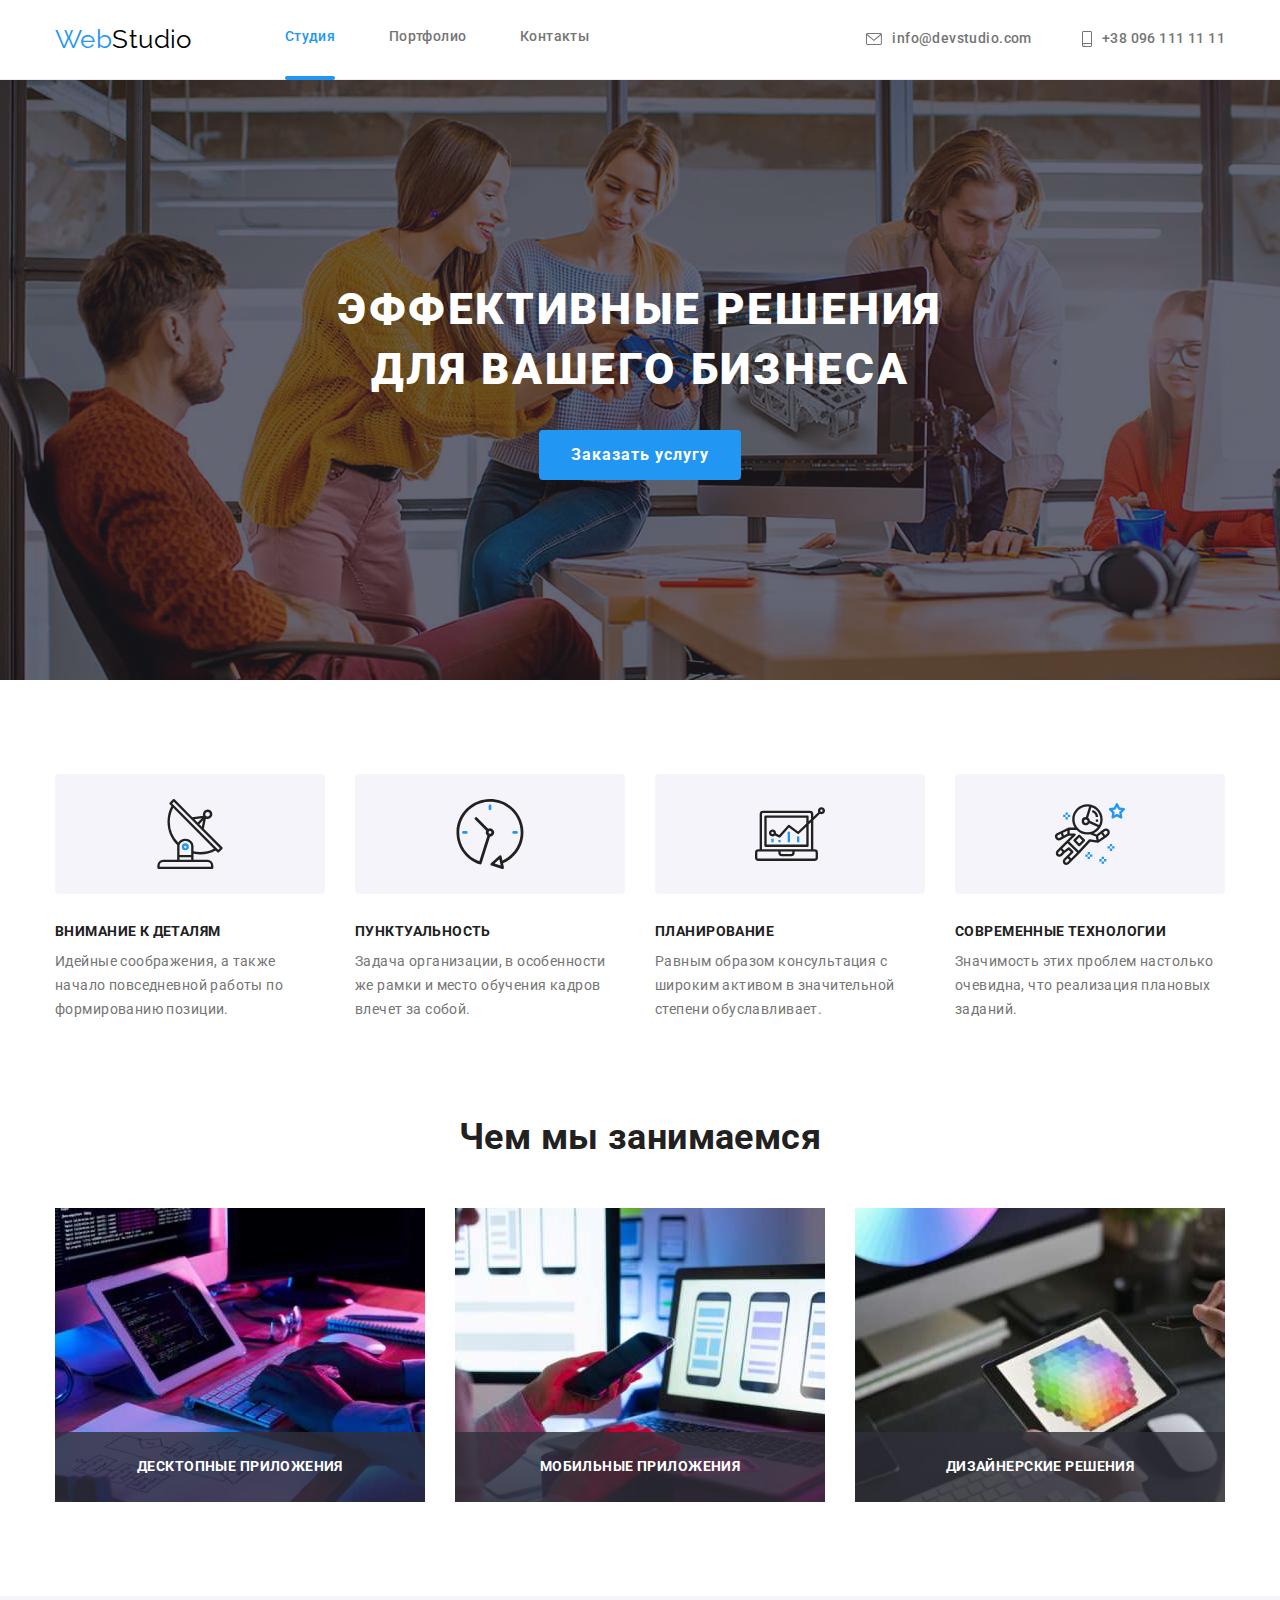
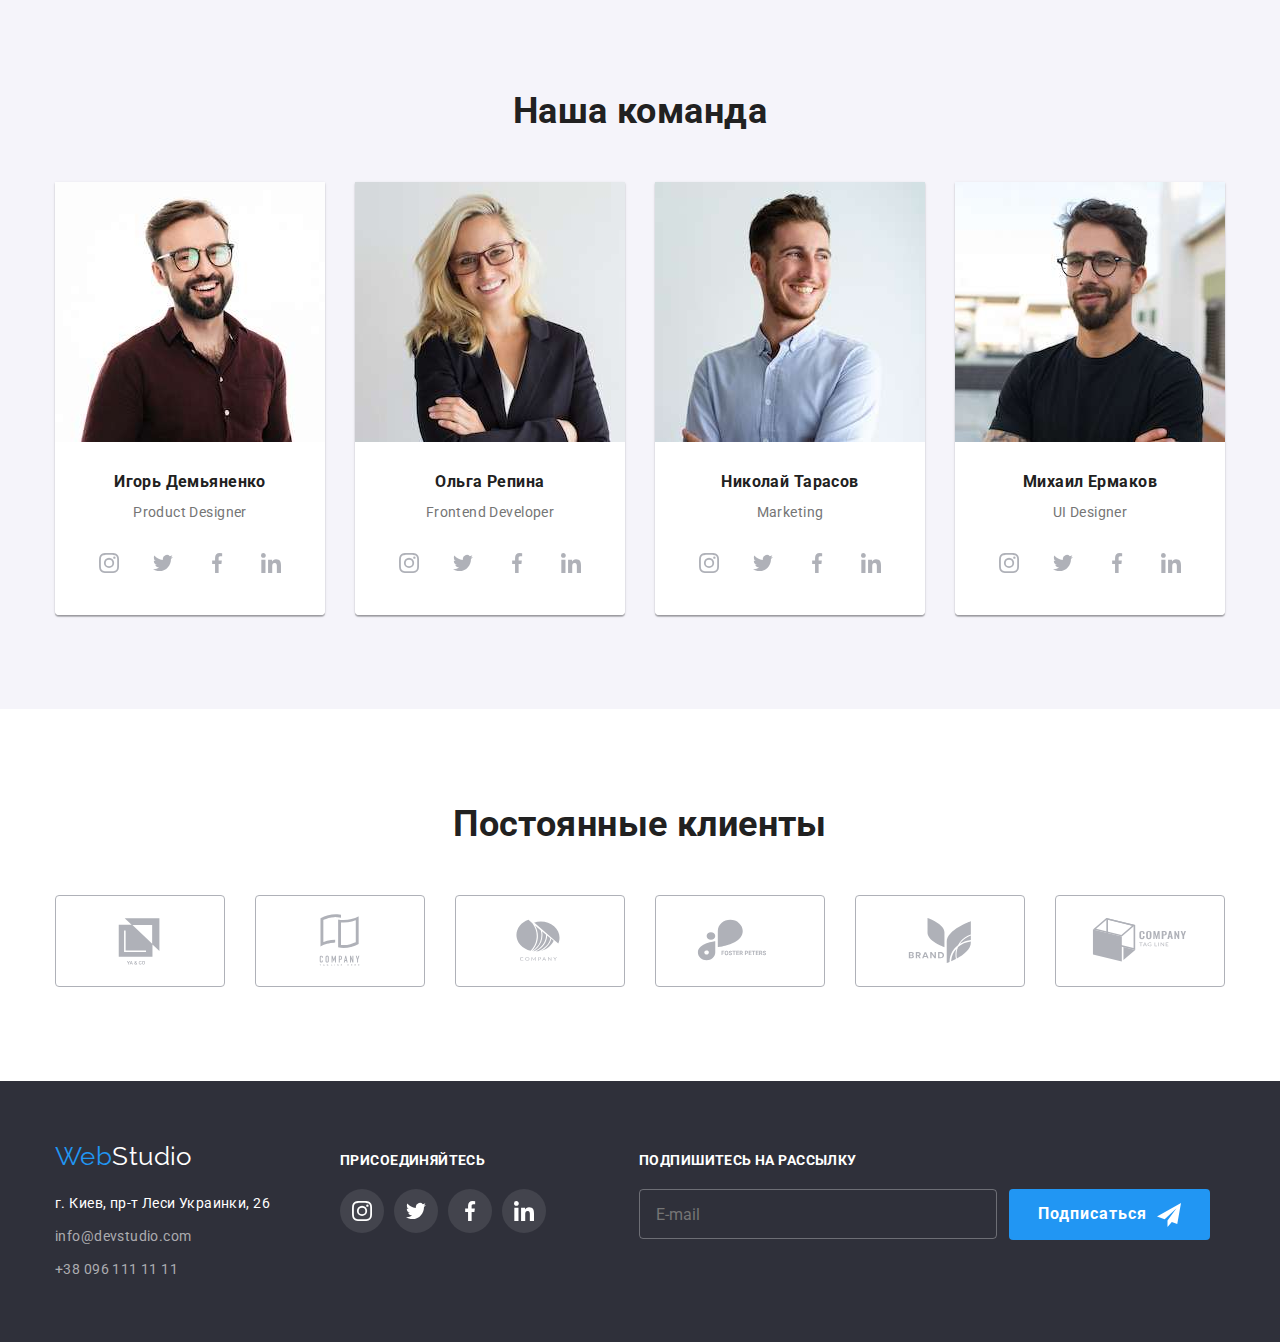
<file: index.html>
<!DOCTYPE html>
<html lang="ru">
  <head>
    <meta charset="UTF-8" />
    <meta http-equiv="X-UA-Compatible" content="IE=edge" />
    <meta name="viewport" content="width=device-width, initial-scale=1.0" />
    <title>WebStudio: студия веб-разработки</title>
    <link
      rel="stylesheet"
      href="https://cdnjs.cloudflare.com/ajax/libs/modern-normalize/1.0.0/modern-normalize.min.css"
    />
    <link rel="preconnect" href="https://fonts.gstatic.com" />
    <link
      href="https://fonts.googleapis.com/css2?family=Roboto:wght@400;500;700;900&family=Raleway:wght@700&display=swap"
      rel="stylesheet"
    />
    <link rel="stylesheet" href="./css/styles.css" />
  </head>
  <body>
    <header class="page-header">
      <div class="container header">
        <nav class="navigation">
          <a href="index.html" class="logo"
            ><span class="logo-highlight">Web</span>Studio</a
          >

          <ul class="list site-nav">
            <li class="menu-item">
              <a href="index.html" class="anchor active">Студия</a>
            </li>
            <li class="menu-item">
              <a href="portfolio.html" class="anchor">Портфолио</a>
            </li>
            <li class="menu-item"><a href="" class="anchor">Контакты</a></li>
          </ul>
        </nav>
        <ul class="list auth-nav">
          <li class="menu-item">
            <a href="mailto:info@devstudio.com" class="anchor">
              <svg class="button-icon" width="16" height="12">
                <use href="./images/icons.svg#icon-envelope" />
              </svg>
              info@devstudio.com</a
            >
          </li>
          <li class="menu-item">
            <a href="tel:+380961111111" class="anchor">
              <svg class="button-icon" width="10" height="16">
                <use href="./images/icons.svg#icon-smartphone" />
              </svg>
              +38 096 111 11 11</a
            >
          </li>
        </ul>
      </div>
    </header>

    <main>
      <!-- Hero section -->
      <section class="section hero">
        <div class="full-width">
          <h1 class="main-header">Эффективные решения для вашего бизнеса</h1>
          <button type="button" class="button modal-btn" data-modal-open>
            Заказать услугу
          </button>
        </div>
      </section>

      <!-- Our benefits section -->
      <section class="section our-benefits">
        <div class="container">
          <h2 class="secondary-header visually-hidden">Наши преимущества</h2>
          <ul class="list">
            <li class="list-item">
              <div class="benefit-icon-container">
                <svg class="benefit-icon" width="70" height="70">
                  <use href="./images/icons.svg#icon-antenna"></use>
                </svg>
              </div>
              <h3 class="caption">Внимание к деталям</h3>
              <p>
                Идейные соображения, а также начало повседневной работы по
                формированию позиции.
              </p>
            </li>
            <li class="list-item">
              <div class="benefit-icon-container">
                <svg class="benefit-icon" width="70" height="70">
                  <use href="./images/icons.svg#icon-clock"></use>
                </svg>
              </div>
              <h3 class="caption">Пунктуальность</h3>
              <p>
                Задача организации, в особенности же рамки и место обучения
                кадров влечет за собой.
              </p>
            </li>
            <li class="list-item">
              <div class="benefit-icon-container">
                <svg class="benefit-icon" width="70" height="70">
                  <use href="./images/icons.svg#icon-diagram"></use>
                </svg>
              </div>
              <h3 class="caption">Планирование</h3>
              <p>
                Равным образом консультация с широким активом в значительной
                степени обуславливает.
              </p>
            </li>
            <li class="list-item">
              <div class="benefit-icon-container">
                <svg class="benefit-icon" width="70" height="70">
                  <use href="./images/icons.svg#icon-astronaut"></use>
                </svg>
              </div>
              <h3 class="caption">Современные технологии</h3>
              <p>
                Значимость этих проблем настолько очевидна, что реализация
                плановых заданий.
              </p>
            </li>
          </ul>
        </div>
      </section>

      <!-- What we do section -->
      <section class="section our-expertise">
        <div class="container">
          <h2 class="secondary-header">Чем мы занимаемся</h2>
          <ul class="list">
            <li class="list-item">
              <div class="our-expertise-img-wrapper">
                <img
                  src="./images/close-up-image-programer-working-his-desk-office_1098-18707.jpg"
                  alt="Программирование"
                  width="370"
                />
                <p class="our-expertise-overlay">Десктопные приложения</p>
              </div>
            </li>
            <li class="list-item">
              <div class="our-expertise-img-wrapper">
                <img
                  src="./images/web-ui-designers-are-developing-application-smartphones-team-creators-is-working-interface-mobile-phones_8119-2713.jpg"
                  alt="UI дизайн"
                  width="370"
                />
                <p class="our-expertise-overlay">Мобильные приложения</p>
              </div>
            </li>
            <li class="list-item">
              <div class="our-expertise-img-wrapper">
                <img
                  src="./images/creative-artist-web-design-with-working-colour-selection-graphic-tablet_35674-1119.jpg"
                  alt="Веб-дизайн"
                  width="370"
                />
                <p class="our-expertise-overlay">Дизайнерские решения</p>
              </div>
            </li>
          </ul>
        </div>
      </section>

      <!-- Our team section -->
      <section class="section our-team">
        <div class="container">
          <h2 class="secondary-header">Наша команда</h2>
          <ul class="list">
            <li class="card">
              <img
                src="./images/igor-demianenko-photo.jpg"
                alt="Дизайнер продукта"
                width="270"
              />
              <div class="person-caption">
                <h3 class="caption caption-name">Игорь Демьяненко</h3>
                <p class="position">Product Designer</p>
                <ul class="social-media-icons list">
                  <li class="icon-list-item">
                    <a href="#" class="icon">
                      <svg class="social-media-logo" width="20" height="20">
                        <use href="./images/icons.svg#icon-instagram" />
                      </svg>
                    </a>
                  </li>
                  <li class="icon-list-item">
                    <a href="#" class="icon">
                      <svg class="social-media-logo" width="20" height="20">
                        <use href="./images/icons.svg#icon-twitter" />
                      </svg>
                    </a>
                  </li>
                  <li class="icon-list-item">
                    <a href="#" class="icon">
                      <svg class="social-media-logo" width="20" height="20">
                        <use href="./images/icons.svg#icon-facebook" />
                      </svg>
                    </a>
                  </li>
                  <li class="icon-list-item">
                    <a href="#" class="icon">
                      <svg class="social-media-logo" width="20" height="20">
                        <use href="./images/icons.svg#icon-linkedin" />
                      </svg>
                    </a>
                  </li>
                </ul>
              </div>
            </li>
            <li class="card">
              <img
                src="./images/olga-repina-photo.jpg"
                alt="Разработчик"
                width="270"
              />
              <div class="person-caption">
                <h3 class="caption caption-name">Ольга Репина</h3>
                <p class="position">Frontend Developer</p>
                <ul class="social-media-icons list">
                  <li class="icon-list-item">
                    <a href="#" class="icon">
                      <svg class="social-media-logo" width="20" height="20">
                        <use href="./images/icons.svg#icon-instagram" />
                      </svg>
                    </a>
                  </li>
                  <li class="icon-list-item">
                    <a href="#" class="icon">
                      <svg class="social-media-logo" width="20" height="20">
                        <use href="./images/icons.svg#icon-twitter" />
                      </svg>
                    </a>
                  </li>
                  <li class="icon-list-item">
                    <a href="#" class="icon">
                      <svg class="social-media-logo" width="20" height="20">
                        <use href="./images/icons.svg#icon-facebook" />
                      </svg>
                    </a>
                  </li>
                  <li class="icon-list-item">
                    <a href="#" class="icon">
                      <svg class="social-media-logo" width="20" height="20">
                        <use href="./images/icons.svg#icon-linkedin" />
                      </svg>
                    </a>
                  </li>
                </ul>
              </div>
            </li>
            <li class="card">
              <img
                src="./images/nikolai-tarasov-photo.jpg"
                alt="Специалист по маркетингу"
                width="270"
              />
              <div class="person-caption">
                <h3 class="caption caption-name">Николай Тарасов</h3>
                <p class="position">Marketing</p>
                <ul class="social-media-icons list">
                  <li class="icon-list-item">
                    <a href="#" class="icon">
                      <svg class="social-media-logo" width="20" height="20">
                        <use href="./images/icons.svg#icon-instagram" />
                      </svg>
                    </a>
                  </li>
                  <li class="icon-list-item">
                    <a href="#" class="icon">
                      <svg class="social-media-logo" width="20" height="20">
                        <use href="./images/icons.svg#icon-twitter" />
                      </svg>
                    </a>
                  </li>
                  <li class="icon-list-item">
                    <a href="#" class="icon">
                      <svg class="social-media-logo" width="20" height="20">
                        <use href="./images/icons.svg#icon-facebook" />
                      </svg>
                    </a>
                  </li>
                  <li class="icon-list-item">
                    <a href="#" class="icon">
                      <svg class="social-media-logo" width="20" height="20">
                        <use href="./images/icons.svg#icon-linkedin" />
                      </svg>
                    </a>
                  </li>
                </ul>
              </div>
            </li>
            <li class="card">
              <img
                src="./images/mikhail-ermakov-photo.jpg"
                alt="UI дизайнер"
                width="270"
              />
              <div class="person-caption">
                <h3 class="caption caption-name">Михаил Ермаков</h3>
                <p class="position">UI Designer</p>
                <ul class="social-media-icons list">
                  <li class="icon-list-item">
                    <a href="#" class="icon">
                      <svg class="social-media-logo" width="20" height="20">
                        <use href="./images/icons.svg#icon-instagram" />
                      </svg>
                    </a>
                  </li>
                  <li class="icon-list-item">
                    <a href="#" class="icon">
                      <svg class="social-media-logo" width="20" height="20">
                        <use href="./images/icons.svg#icon-twitter" />
                      </svg>
                    </a>
                  </li>
                  <li class="icon-list-item">
                    <a href="#" class="icon">
                      <svg class="social-media-logo" width="20" height="20">
                        <use href="./images/icons.svg#icon-facebook" />
                      </svg>
                    </a>
                  </li>
                  <li class="icon-list-item">
                    <a href="#" class="icon">
                      <svg class="social-media-logo" width="20" height="20">
                        <use href="./images/icons.svg#icon-linkedin" />
                      </svg>
                    </a>
                  </li>
                </ul>
              </div>
            </li>
          </ul>
        </div>
      </section>

      <!-- Our loyal clients section -->
      <section class="section our-clients">
        <div class="container">
          <h2 class="secondary-header">Постоянные клиенты</h2>
          <ul class="our-clients-list list">
            <li class="client-block">
              <a href="#" class="client-block-anchor anchor">
                <svg class="our-clients-logo" width="106" height="60">
                  <use href="./images/icons.svg#icon-client-logo-1" />
                </svg>
              </a>
            </li>
            <li class="client-block">
              <a href="#" class="client-block-anchor anchor">
                <svg class="our-clients-logo" width="106" height="60">
                  <use href="./images/icons.svg#icon-client-logo-2" />
                </svg>
              </a>
            </li>
            <li class="client-block">
              <a href="#" class="client-block-anchor anchor">
                <svg class="our-clients-logo" width="106" height="60">
                  <use href="./images/icons.svg#icon-client-logo-3" />
                </svg>
              </a>
            </li>
            <li class="client-block">
              <a href="#" class="client-block-anchor anchor">
                <svg class="our-clients-logo" width="106" height="60">
                  <use href="./images/icons.svg#icon-client-logo-4" />
                </svg>
              </a>
            </li>
            <li class="client-block">
              <a href="#" class="client-block-anchor anchor">
                <svg class="our-clients-logo" width="106" height="60">
                  <use href="./images/icons.svg#icon-client-logo-5" />
                </svg>
              </a>
            </li>
            <li class="client-block">
              <a href="#" class="client-block-anchor anchor">
                <svg class="our-clients-logo" width="106" height="60">
                  <use href="./images/icons.svg#icon-client-logo-6" />
                </svg>
              </a>
            </li>
          </ul>
        </div>
      </section>
    </main>

    <footer class="footer">
      <div class="container">
        <div class="logo-and-contacts">
          <p class="logo logo-footer">
            <span class="logo-highlight">Web</span>Studio
          </p>
          <address class="contacts">
            <ul class="list">
              <li class="list-item">г. Киев, пр-т Леси Украинки, 26</li>
              <li class="list-item">
                <a href="mailto:info@devstudio.com" class="footer-anchor"
                  >info@devstudio.com</a
                >
              </li>
              <li class="list-item">
                <a href="tel:+380961111111" class="footer-anchor"
                  >+38 096 111 11 11</a
                >
              </li>
            </ul>
          </address>
        </div>
        <div class="social-media">
          <h3 class="caption">Присоединяйтесь</h3>
          <ul class="social-media-icons list">
            <li class="icon-list-item">
              <a href="#" class="icon">
                <svg class="social-media-logo" width="20" height="20">
                  <use href="./images/icons.svg#icon-instagram" />
                </svg>
              </a>
            </li>
            <li class="icon-list-item">
              <a href="#" class="icon">
                <svg class="social-media-logo" width="20" height="20">
                  <use href="./images/icons.svg#icon-twitter" />
                </svg>
              </a>
            </li>
            <li class="icon-list-item">
              <a href="#" class="icon">
                <svg class="social-media-logo" width="20" height="20">
                  <use href="./images/icons.svg#icon-facebook" />
                </svg>
              </a>
            </li>
            <li class="icon-list-item">
              <a href="#" class="icon">
                <svg class="social-media-logo" width="20" height="20">
                  <use href="./images/icons.svg#icon-linkedin" />
                </svg>
              </a>
            </li>
          </ul>
        </div>
        <div class="subscription-form-block">
          <h3 class="caption">Подпишитесь на рассылку</h3>
          <form action="#" class="subscription-form">
            <input
              type="email"
              class="email-input-field"
              placeholder="E-mail"
            />
            <button type="submit" class="button subscribe-btn">
              Подписаться
              <svg class="icon-send" width="24" height="24">
                <use href="./images/icons.svg#icon-send" />
              </svg>
            </button>
          </form>
        </div>
      </div>
    </footer>
    <aside class="backdrop is-hidden" data-modal>
      <div class="modal-window">
        <button class="close-btn" data-modal-close>
          <svg class="icon" width="30" height="30">
            <use href="./images/icons.svg#icon-close" />
          </svg>
        </button>
        <h2 class="secondary-header modal-window-header">
          Оставьте свои данные, мы вам перезвоним
        </h2>
        <form action="#" class="contact-form">
          <div class="field-group">
            <label for="name" class="field-label">Имя</label>
            <input
              type="text"
              class="modal-window-field"
              name="name"
              id="name"
            />
            <svg class="field-icon" width="18" height="18">
              <use href="./images/icons.svg#icon-person-black" />
            </svg>
          </div>
          <div class="field-group">
            <label for="telephone" class="field-label">Телефон</label>
            <input
              type="tel"
              class="modal-window-field"
              name="telephone"
              id="telephone"
            />
            <svg class="field-icon" width="18" height="18">
              <use href="./images/icons.svg#icon-phone-black" />
            </svg>
          </div>
          <div class="field-group">
            <label for="email" class="field-label">Почта</label>
            <input
              type="email"
              class="modal-window-field"
              name="email"
              id="email"
            />
            <svg class="field-icon" width="18" height="18">
              <use href="./images/icons.svg#icon-email-black" />
            </svg>
          </div>
          <div class="field-group">
            <label for="comment" class="field-label">Комментарий</label>
            <textarea
              class="modal-window-field textarea"
              name="comment"
              rows="5"
              placeholder="Введите текст"
              id="comment"
            ></textarea>
          </div>
          <div class="consent-block">
            <input
              type="checkbox"
              class="consent-checkbox"
              name="consent"
              id="consent"
            />
            <label for="consent" class="consent-label"
              ><svg class="checkbox-icon default" width="16" height="15">
                <use href="./images/icons.svg#icon-checkbox-default" />
              </svg>
              <svg class="checkbox-icon checked" width="16" height="15">
                <use href="./images/icons.svg#icon-checkbox-checked" />
              </svg>
              <span class="consent-text">
                Соглашаюсь с рассылкой и принимаю
                <a href="#" class="terms-and-conditions-anchor"
                  >Условия договора</a
                >
              </span>
            </label>
          </div>
          <button type="submit" class="button modal-btn">Отправить</button>
        </form>
      </div>
    </aside>
    <script src="./js/modal.js"></script>
  </body>
</html>
</file>
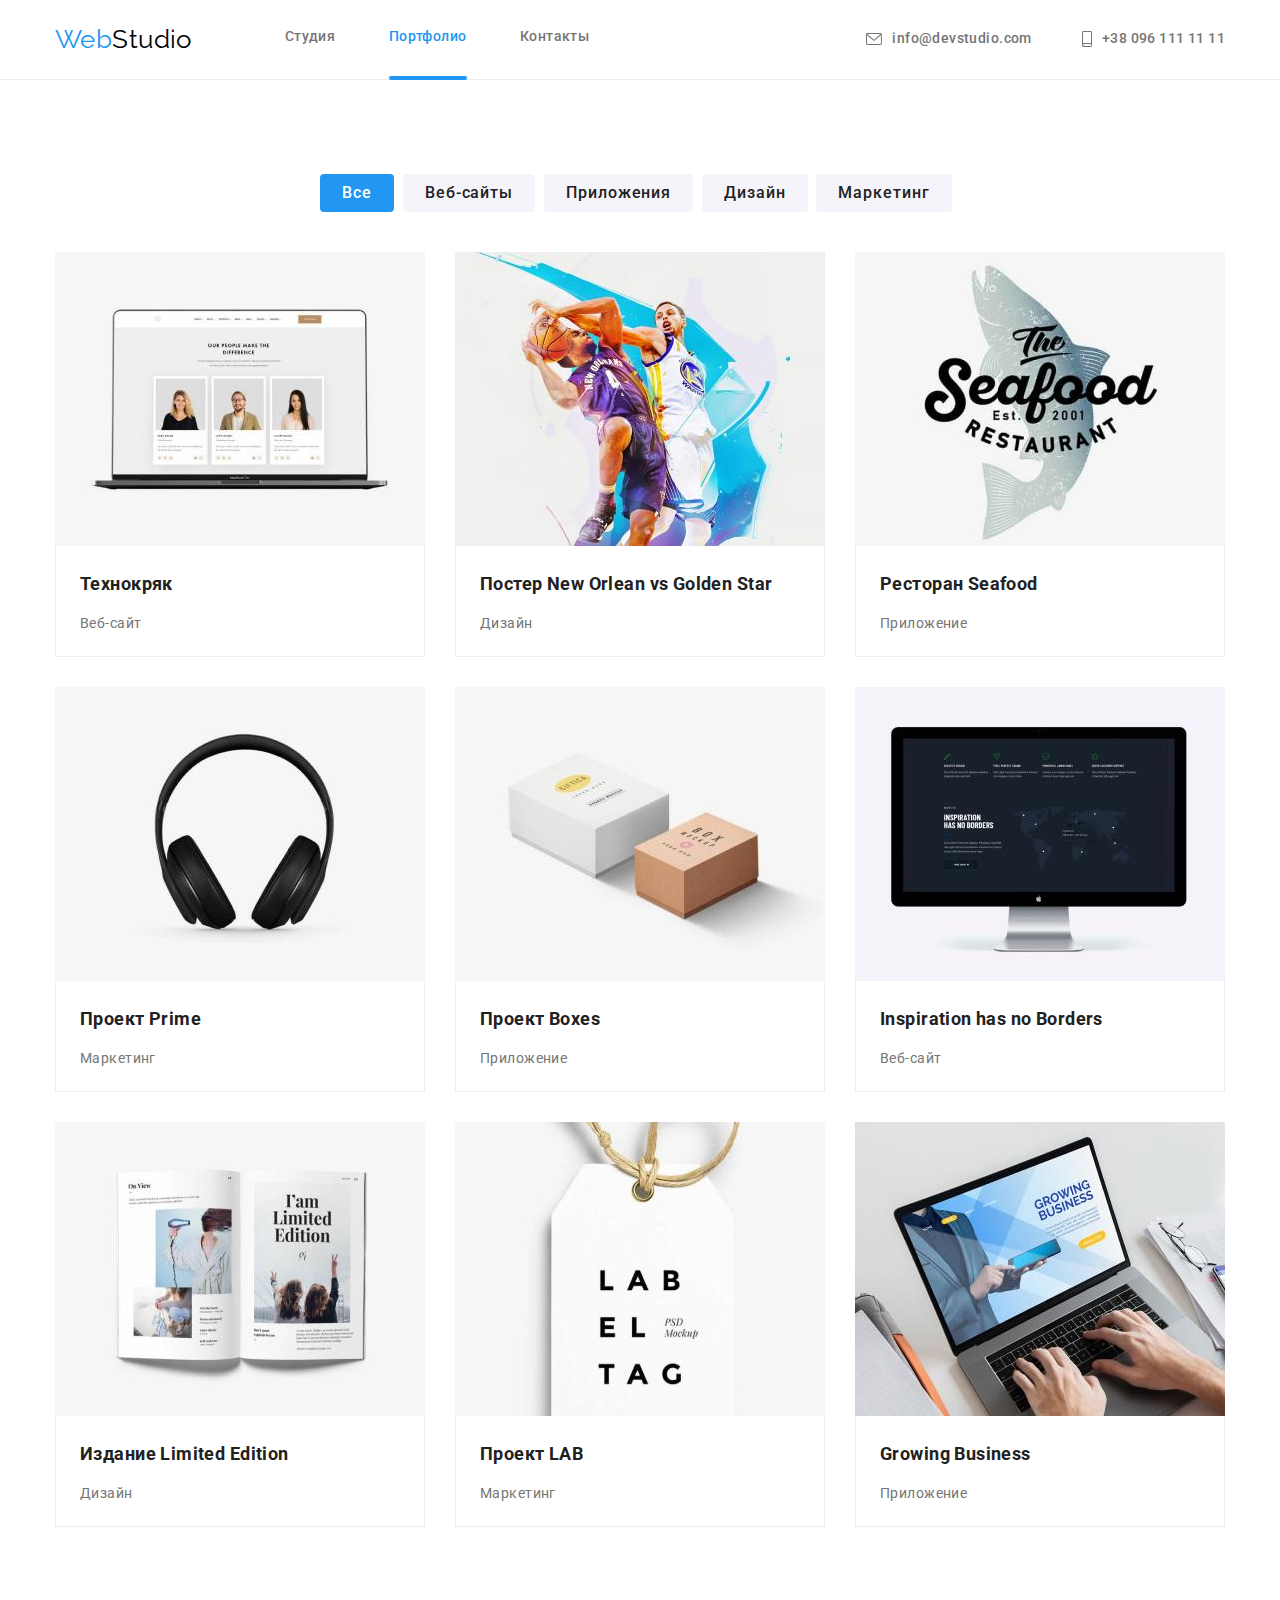
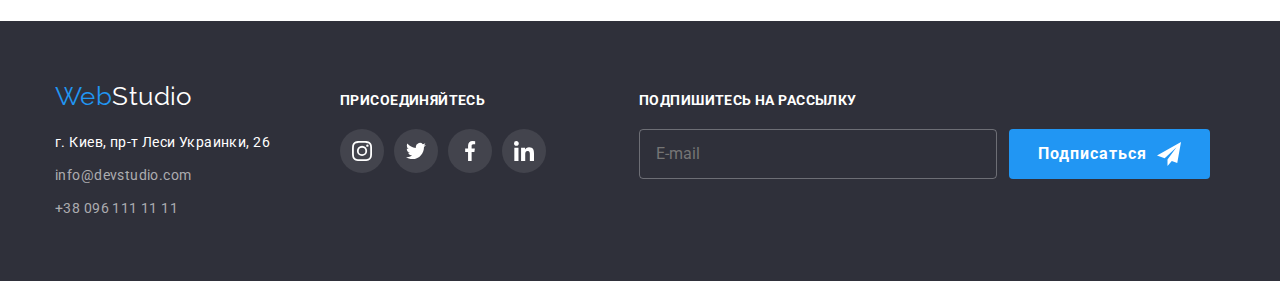
<file: portfolio.html>
<!DOCTYPE html>
<html lang="ru">
  <head>
    <meta charset="UTF-8" />
    <meta http-equiv="X-UA-Compatible" content="IE=edge" />
    <meta name="viewport" content="width=device-width, initial-scale=1.0" />
    <title>WebStudio: студия веб-разработки</title>
    <link
      rel="stylesheet"
      href="https://cdnjs.cloudflare.com/ajax/libs/modern-normalize/1.0.0/modern-normalize.min.css"
    />
    <link rel="preconnect" href="https://fonts.gstatic.com" />
    <link
      href="https://fonts.googleapis.com/css2?family=Roboto:wght@400;500;700;900&family=Raleway:wght@700&display=swap"
      rel="stylesheet"
    />
    <link rel="stylesheet" href="./css/styles.css" />
  </head>
  <body>
    <header class="page-header">
      <div class="container header">
        <nav class="navigation">
          <a href="index.html" class="logo"
            ><span class="logo-highlight">Web</span>Studio</a
          >

          <ul class="list site-nav">
            <li class="menu-item">
              <a href="index.html" class="anchor">Студия</a>
            </li>
            <li class="menu-item">
              <a href="portfolio.html" class="anchor active">Портфолио</a>
            </li>
            <li class="menu-item"><a href="" class="anchor">Контакты</a></li>
          </ul>
        </nav>
        <ul class="list auth-nav">
          <li class="menu-item">
            <a href="mailto:info@devstudio.com" class="anchor">
              <svg class="button-icon" width="16" height="12">
                <use href="./images/icons.svg#icon-envelope" />
              </svg>
              info@devstudio.com</a
            >
          </li>
          <li class="menu-item">
            <a href="tel:+380961111111" class="anchor">
              <svg class="button-icon" width="10" height="16">
                <use href="./images/icons.svg#icon-smartphone" />
              </svg>
              +38 096 111 11 11</a
            >
          </li>
        </ul>
      </div>
    </header>

    <main>
      <!--Portfolio section-->
      <section class="section">
        <div class="container">
          <h1 class="visually-hidden">Our Projects Portfolio</h1>
          <ul class="filters list">
            <li class="list-item">
              <button type="button" class="button filter-button active">
                Все
              </button>
            </li>
            <li class="list-item">
              <button type="button" class="button filter-button">
                Веб-сайты
              </button>
            </li>
            <li class="list-item">
              <button type="button" class="button filter-button">
                Приложения
              </button>
            </li>
            <li class="list-item">
              <button type="button" class="button filter-button">Дизайн</button>
            </li>
            <li class="list-item">
              <button type="button" class="button filter-button">
                Маркетинг
              </button>
            </li>
          </ul>
          <ul class="project-thumbnails list">
            <li class="project-item">
              <a href="" class="project-thumbnails-link link">
                <div class="project-item-img-wrapper">
                  <img
                    src="./images/technokryak.jpg"
                    alt="Сайт Технокряк"
                    width="370"
                  />
                  <p class="overlay">
                    Технокряк это современная площадка распространения
                    коронавируса. Компании используют эту платформу для
                    цифрового шпионажа и атак на защищённые сервера конкурентов.
                  </p>
                </div>
                <div class="project-caption">
                  <h2 class="caption project-name">Технокряк</h2>
                  <p>Веб-сайт</p>
                </div>
              </a>
            </li>
            <li class="project-item">
              <a href="" class="project-thumbnails-link link">
                <div class="project-item-img-wrapper">
                  <img
                    src="./images/poster.jpg"
                    alt="Постер баскетбольного матча"
                    width="370"
                  />
                  <p class="overlay">
                    Lorem ipsum dolor sit amet, consectetur adipiscing elit, sed
                    do eiusmod tempor incididunt ut labore et dolore magna
                    aliqua.
                  </p>
                </div>
                <div class="project-caption">
                  <h2 class="caption project-name">
                    Постер New Orlean vs Golden Star
                  </h2>
                  <p>Дизайн</p>
                </div>
              </a>
            </li>
            <li class="project-item">
              <a href="" class="project-thumbnails-link link">
                <div class="project-item-img-wrapper">
                  <img
                    src="./images/seafood.jpg"
                    alt="Ресторан Seafood"
                    width="370"
                  />
                  <p class="overlay">
                    Lorem ipsum dolor sit amet, consectetur adipiscing elit, sed
                    do eiusmod tempor incididunt ut labore et dolore magna
                    aliqua.
                  </p>
                </div>
                <div class="project-caption">
                  <h2 class="caption project-name">Ресторан Seafood</h2>
                  <p>Приложение</p>
                </div>
              </a>
            </li>
            <li class="project-item">
              <a href="" class="project-thumbnails-link link">
                <div class="project-item-img-wrapper">
                  <img
                    src="./images/prime.jpg"
                    alt="Проект Prime"
                    width="370"
                  />
                  <p class="overlay">
                    Lorem ipsum dolor sit amet, consectetur adipiscing elit, sed
                    do eiusmod tempor incididunt ut labore et dolore magna
                    aliqua.
                  </p>
                </div>
                <div class="project-caption">
                  <h2 class="caption project-name">Проект Prime</h2>
                  <p>Маркетинг</p>
                </div>
              </a>
            </li>
            <li class="project-item">
              <a href="" class="project-thumbnails-link link">
                <div class="project-item-img-wrapper">
                  <img
                    src="./images/boxes.jpg"
                    alt="Проект Boxes"
                    width="370"
                  />
                  <p class="overlay">
                    Lorem ipsum dolor sit amet, consectetur adipiscing elit, sed
                    do eiusmod tempor incididunt ut labore et dolore magna
                    aliqua.
                  </p>
                </div>
                <div class="project-caption">
                  <h2 class="caption project-name">Проект Boxes</h2>
                  <p>Приложение</p>
                </div>
              </a>
            </li>
            <li class="project-item">
              <a href="" class="project-thumbnails-link link">
                <div class="project-item-img-wrapper">
                  <img
                    src="./images/inspiration.jpg"
                    alt="Веб-сайт Inspiration"
                    width="370"
                  />
                  <p class="overlay">
                    Lorem ipsum dolor sit amet, consectetur adipiscing elit, sed
                    do eiusmod tempor incididunt ut labore et dolore magna
                    aliqua.
                  </p>
                </div>
                <div class="project-caption">
                  <h2 class="caption project-name">
                    Inspiration has no Borders
                  </h2>
                  <p>Веб-сайт</p>
                </div>
              </a>
            </li>
            <li class="project-item">
              <a href="" class="project-thumbnails-link link">
                <div class="project-item-img-wrapper">
                  <img
                    src="./images/ltd-edition.jpg"
                    alt="Издание Limited Edition"
                    width="370"
                  />
                  <p class="overlay">
                    Lorem ipsum dolor sit amet, consectetur adipiscing elit, sed
                    do eiusmod tempor incididunt ut labore et dolore magna
                    aliqua.
                  </p>
                </div>
                <div class="project-caption">
                  <h2 class="caption project-name">Издание Limited Edition</h2>
                  <p>Дизайн</p>
                </div>
              </a>
            </li>
            <li class="project-item">
              <a href="" class="project-thumbnails-link link">
                <div class="project-item-img-wrapper">
                  <img src="./images/lab.jpg" alt="Проект LAB" width="370" />
                  <p class="overlay">
                    Lorem ipsum dolor sit amet, consectetur adipiscing elit, sed
                    do eiusmod tempor incididunt ut labore et dolore magna
                    aliqua.
                  </p>
                </div>
                <div class="project-caption">
                  <h2 class="caption project-name">Проект LAB</h2>
                  <p>Маркетинг</p>
                </div>
              </a>
            </li>
            <li class="project-item">
              <a href="" class="project-thumbnails-link link">
                <div class="project-item-img-wrapper">
                  <img
                    src="./images/growing-business.jpg"
                    alt="Приложение Growing Business"
                    width="370"
                  />
                  <p class="overlay">
                    Lorem ipsum dolor sit amet, consectetur adipiscing elit, sed
                    do eiusmod tempor incididunt ut labore et dolore magna
                    aliqua.
                  </p>
                </div>
                <div class="project-caption">
                  <h2 class="caption project-name">Growing Business</h2>
                  <p>Приложение</p>
                </div>
              </a>
            </li>
          </ul>
        </div>
      </section>
    </main>

    <footer class="footer">
      <div class="container">
        <div class="logo-and-contacts">
          <p class="logo logo-footer">
            <span class="logo-highlight">Web</span>Studio
          </p>
          <address class="contacts">
            <ul class="list">
              <li class="list-item">г. Киев, пр-т Леси Украинки, 26</li>
              <li class="list-item">
                <a href="mailto:info@devstudio.com" class="footer-anchor"
                  >info@devstudio.com</a
                >
              </li>
              <li class="list-item">
                <a href="tel:+380961111111" class="footer-anchor"
                  >+38 096 111 11 11</a
                >
              </li>
            </ul>
          </address>
        </div>
        <div class="social-media">
          <h3 class="caption">Присоединяйтесь</h3>
          <ul class="social-media-icons list">
            <li class="icon-list-item">
              <a href="#" class="icon">
                <svg class="social-media-logo" width="20" height="20">
                  <use href="./images/icons.svg#icon-instagram" />
                </svg>
              </a>
            </li>
            <li class="icon-list-item">
              <a href="#" class="icon">
                <svg class="social-media-logo" width="20" height="20">
                  <use href="./images/icons.svg#icon-twitter" />
                </svg>
              </a>
            </li>
            <li class="icon-list-item">
              <a href="#" class="icon">
                <svg class="social-media-logo" width="20" height="20">
                  <use href="./images/icons.svg#icon-facebook" />
                </svg>
              </a>
            </li>
            <li class="icon-list-item">
              <a href="#" class="icon">
                <svg class="social-media-logo" width="20" height="20">
                  <use href="./images/icons.svg#icon-linkedin" />
                </svg>
              </a>
            </li>
          </ul>
        </div>
        <div class="subscription-form-block">
          <h3 class="caption">Подпишитесь на рассылку</h3>
          <form action="#" class="subscription-form">
            <input
              type="email"
              class="email-input-field"
              placeholder="E-mail"
            />
            <button type="submit" class="button subscribe-btn">
              Подписаться
              <svg class="icon-send" width="24" height="24">
                <use href="./images/icons.svg#icon-send" />
              </svg>
            </button>
          </form>
        </div>
      </div>
    </footer>
  </body>
</html>
</file>
<file: css/styles.css>
:root {
  --brand-color: #2196f3;
  --brand-color-hover: #188ce8;
  --main-color: #757575;
  --header-color: #212121;
  --white: #ffffff;
  --black: #000000;
  --background-dark: #2f303a;
  --light-grey: #f5f4fa;
  --icon-grey: #afb1b8;
}

body {
  font-family: 'Roboto', 'Arial', sans-serif;
  background-color: var(--white);
  color: var(--main-color);
  font-size: 14px;
  line-height: 1.71;
  letter-spacing: 0.03em;
}

/* Global styles */
.logo {
  font-family: Raleway;
  font-size: 26px;
  color: var(--black);
  text-decoration: none;
  line-height: 1.17;
}
.logo-footer {
  color: var(--white);
}
.logo-highlight {
  color: var(--brand-color);
}

h1,
h2,
h3,
p,
ul {
  margin-top: 0;
  margin-bottom: 0;
}

ul {
  padding-left: 0;
}

img {
  display: block;
}

.list {
  list-style: none;
}

.section {
  padding-top: 94px;
  padding-bottom: 94px;
}
.visually-hidden {
  display: none;
}
.site-nav,
.filter-button,
.project-thumbnails {
  display: inline-block;
}

.container {
  width: 1200px;
  padding-left: 15px;
  padding-right: 15px;
  margin: 0 auto;
  display: flex;
}
.button {
  font-family: inherit;
  font-weight: bold;
  font-size: 16px;
  line-height: 1.9;
  text-align: center;
  letter-spacing: 0.06em;
  background-color: var(--brand-color);
  color: var(--white);
  border: none;
  border-radius: 4px;
  cursor: pointer;
  transition: background-color 250ms cubic-bezier(0.4, 0, 0.2, 1);
}
.button:hover,
.button:focus {
  background-color: var(--brand-color-hover);
}
.secondary-header {
  color: var(--header-color);
  font-weight: bold;
  font-size: 36px;
  line-height: 1.17;
  text-align: center;
  margin-bottom: 50px;
}

/* Header styles */
.container.header {
  align-items: center;
  justify-content: space-between;
}
.navigation {
  display: flex;
  align-items: center;
}
.auth-nav {
  display: flex;
}
.anchor {
  color: var(--main-color);
  text-decoration: none;
  transition: color 250ms cubic-bezier(0.4, 0, 0.2, 1);
}
.anchor:hover,
.anchor:focus,
.anchor.active {
  color: var(--brand-color);
}
.site-nav .anchor.active::after {
  content: '';
  width: 100%;
  height: 4px;
  background-color: var(--brand-color);
  display: block;
  border-radius: 2px;
  transform: translateY(27px);
}

.page-header {
  border-bottom: 1px solid #ececec;
  padding: 24px 0 25px;
}
.site-nav .menu-item,
.auth-nav .menu-item {
  display: inline-block;
  font-weight: 500;
}
.site-nav {
  margin-left: 93px;
}
.site-nav .menu-item {
  margin-right: 50px;
}
.auth-nav .menu-item {
  margin-left: 50px;
}
.button-icon {
  fill: currentColor;
  margin-right: 10px;
}
.auth-nav .anchor {
  display: flex;
  align-items: center;
}
/* Main styles */

/* Hero styles */
.hero {
  background-color: #c4c4c4;
  background-image: linear-gradient(
      rgba(47, 48, 58, 0.4),
      rgba(47, 48, 58, 0.4)
    ),
    url('../images/hero-image.jpg');
  max-width: 1600px;
  padding: 0;
  margin: 0 auto;
}

.hero .full-width {
  display: flex;
  flex-direction: column;
  justify-content: center;
  align-items: center;
  min-height: 600px;
}
.main-header {
  color: var(--white);
  font-weight: 900;
  font-size: 44px;
  line-height: 1.36;
  text-align: center;
  letter-spacing: 0.06em;
  text-transform: uppercase;
  max-width: 696px;
}
.modal-btn {
  margin-top: 30px;
  padding: 10px 32px;
  transition: box-shadow 250ms cubic-bezier(0.4, 0, 0.2, 1),
    background-color 250ms cubic-bezier(0.4, 0, 0.2, 1);
}
.modal-btn:hover,
.modal-btn:focus {
  box-shadow: 0px 4px 4px rgba(0, 0, 0, 0.15);
}

/* Our benefits styles */
.caption {
  color: var(--header-color);
  font-size: 14px;
  line-height: 1.14;
  margin-bottom: 10px;
}
.our-benefits .list {
  display: flex;
}
.our-benefits .list-item:not(:last-child) {
  margin-right: 30px;
}
.our-benefits .caption {
  text-transform: uppercase;
}
.our-benefits.section {
  padding-bottom: 0;
}
.benefit-icon-container {
  display: flex;
  justify-content: center;
  align-items: center;
  background-color: var(--light-grey);
  width: 270px;
  height: 120px;
  margin-bottom: 30px;
  border-radius: 4px;
}

/* What we do styles */
.our-expertise .container {
  flex-direction: column;
  align-items: center;
}
.our-expertise .list {
  display: flex;
}
.our-expertise .list-item:not(:last-child) {
  margin-right: 30px;
}
.project-thumbnails {
  display: flex;
}
.our-expertise-img-wrapper {
  position: relative;
  overflow: hidden;
}
.our-expertise-overlay {
  position: absolute;
  display: flex;
  justify-content: center;
  align-items: center;
  overflow: auto;
  bottom: 0;
  width: 100%;
  height: 70px;
  color: var(--white);
  background-color: rgba(47, 48, 58, 0.8);
  font-size: 14px;
  line-height: 1.14;
  font-weight: bold;
  text-transform: uppercase;
}

/* Our team styles */
.our-team {
  background-color: var(--light-grey);
}

.our-team .container {
  flex-direction: column;
  align-items: center;
}
.our-team .list {
  display: flex;
}
.our-team .card {
  box-shadow: 0px 1px 3px rgba(0, 0, 0, 0.12), 0px 1px 1px rgba(0, 0, 0, 0.14),
    0px 2px 1px rgba(0, 0, 0, 0.2);
  border-radius: 0px 0px 4px 4px;
}
.our-team .card:not(:last-child) {
  margin-right: 30px;
}

.person-caption {
  display: flex;
  flex-direction: column;
  align-items: center;
  padding: 30px 0;
  background-color: var(--white);
  border-radius: 0px 0px 4px 4px;
}
.caption-name {
  font-size: 16px;
  line-height: 1.19;
}
.position {
  margin-bottom: 16px;
}
.social-media-logo {
  fill: currentColor;
}
.icon {
  color: var(--icon-grey);
  height: 20px;
}
.our-team .icon,
.footer .icon {
  display: flex;
  justify-content: center;
  align-items: center;
  width: 44px;
  height: 44px;
  border-radius: 50%;
  transition: background-color 250ms cubic-bezier(0.4, 0, 0.2, 1),
    color 250ms cubic-bezier(0.4, 0, 0.2, 1);
}
.our-team .icon-list-item:not(:last-child),
.footer .icon-list-item:not(:last-child) {
  margin-right: 10px;
}
.our-team .icon:hover,
.our-team .icon:focus,
.footer .icon:hover,
.footer .icon:focus {
  background-color: var(--brand-color);
  color: var(--white);
}

/* Our loyal clients styles */
.our-clients-list {
  display: flex;
  justify-content: center;
}
.client-block {
  width: 170px;
  height: 92px;
}
.client-block:not(:last-child) {
  margin-right: 30px;
}
.client-block-anchor {
  border: 1px solid #afb1b8;
  border-radius: 4px;
  transition: color 250ms cubic-bezier(0.4, 0, 0.2, 1);
}

.client-block-anchor:hover,
.client-block-anchor:focus {
  color: var(--brand-color);
  border: 1px solid var(--brand-color);
}
.client-block-anchor {
  display: flex;
  justify-content: center;
  align-items: center;
  height: 100%;
  transition: color 250ms cubic-bezier(0.4, 0, 0.2, 1),
    border 250ms cubic-bezier(0.4, 0, 0.2, 1);
}

.our-clients-logo {
  fill: var(--icon-grey);
  transition: fill 250ms cubic-bezier(0.4, 0, 0.2, 1);
}
.client-block-anchor:hover .our-clients-logo,
.client-block-anchor:focus .our-clients-logo {
  fill: var(--brand-color);
}

/* Portfolio styles */
.section .container {
  flex-direction: column;
  align-items: center;
}
.project-thumbnails {
  display: flex;
  flex-wrap: wrap;
  padding-top: 40px;
}
.project-caption {
  display: flex;
  flex-direction: column;
  border: 1px solid #eeeeee;
  border-top: none;
  padding: 20px 24px;
}
.project-name {
  font-size: 18px;
  line-height: 2;
}

.project-thumbnails-link {
  text-decoration: none;
  color: var(--main-color);
  display: block;
  transition: box-shadow 250ms cubic-bezier(0.4, 0, 0.2, 1);
}
.project-item:not(:nth-child(3n)) {
  margin-right: 30px;
}
.project-item:not(:nth-last-child(-n + 3)) {
  margin-bottom: 30px;
}

.project-thumbnails-link:hover,
.project-thumbnails-link:focus {
  box-shadow: 0px 1px 1px rgba(0, 0, 0, 0.12), 0px 4px 4px rgba(0, 0, 0, 0.06),
    1px 4px 6px rgba(0, 0, 0, 0.16);
}
.project-thumbnails-link:hover .overlay,
.project-thumbnails-link:focus .overlay {
  transform: translateY(0);
}
.filters.list {
  font-size: 0;
}

.filter-button {
  font-weight: 500;
  line-height: 1.6;
  background-color: #f5f4fa;
  color: var(--header-color);
  padding: 6px 22px;
  margin-right: 8px;
  transition: background-color 250ms cubic-bezier(0.4, 0, 0.2, 1),
    color 250ms cubic-bezier(0.4, 0, 0.2, 1),
    box-shadow 250ms cubic-bezier(0.4, 0, 0.2, 1);
}
.filter-button:hover,
.filter-button:focus {
  background-color: var(--brand-color-hover);
  color: var(--white);
  box-shadow: 0px 3px 1px rgba(0, 0, 0, 0.1), 0px 1px 2px rgba(0, 0, 0, 0.08),
    0px 2px 2px rgba(0, 0, 0, 0.12);
}

.filter-button.active {
  background-color: var(--brand-color);
  color: var(--white);
}
.list-item {
  display: inline-block;
}

.project-item-img-wrapper {
  position: relative;
  overflow: hidden;
}
.overlay {
  position: absolute;
  overflow: auto;
  top: 0;
  left: 0;
  width: 100%;
  height: 100%;
  padding: 63px 24px;
  color: var(--white);
  background-color: rgba(33, 150, 243, 0.9);
  font-size: 18px;
  line-height: 1.56;
  transform: translateY(101%);
  transition: transform 250ms cubic-bezier(0.4, 0, 0.2, 1);
}
/* Footer styles */
.footer .container {
  padding: 60px 15px;
}
.logo-footer {
  padding-bottom: 20px;
}
.footer .list-item {
  display: block;
}

.footer .list-item:not(:last-child) {
  padding-bottom: 9px;
}
.footer {
  background-color: var(--background-dark);
}
.contacts {
  font-style: normal;
  color: var(--white);
}

.footer-anchor {
  color: #acacb0;
  text-decoration: none;
}

.footer-anchor:hover,
.footer-anchor:focus {
  color: var(--white);
}
.footer .social-media {
  margin-left: 70px;
}
.footer .caption {
  color: var(--white);
  text-transform: uppercase;
  padding-top: 12px;
  margin-bottom: 20px;
}
.footer .social-media-icons {
  display: flex;
}
.footer .icon {
  background-color: #43444d;
  color: var(--white);
}

.subscription-form-block {
  display: flex;
  flex-direction: column;
  margin-left: 93px;
}
.subscription-form {
  display: flex;
}
.subscribe-btn {
  display: flex;
  padding: 10px 29px;
  align-items: center;
  background-color: var(--brand-color);
  color: var(--white);
  margin-left: 12px;
}
.email-input-field {
  width: 358px;
  height: 50px;
  background-color: transparent;
  color: rgba(255, 255, 255, 0.6);
  font-size: 16px;
  border: 1px solid rgba(255, 255, 255, 0.3);
  border-radius: 4px;
  padding-left: 16px;
  transition: color 250ms cubic-bezier(0.4, 0, 0.2, 1),
    border-color 250ms cubic-bezier(0.4, 0, 0.2, 1);
}
.email-input-field:hover,
.email-input-field:focus {
  color: var(--white);
  border-color: var(--white);
}
.icon-send {
  margin-left: 10px;
}
/* Modal window styles */
.backdrop {
  position: fixed;
  top: 0;
  left: 0;
  width: 100vw;
  height: 100vh;
  background-color: rgba(0, 0, 0, 0.2);
  opacity: 1;
  transition: opacity 250ms, visibility 250ms;
}
.modal-window {
  position: absolute;
  display: block;
  top: 50%;
  left: 50%;
  transform: translateX(-50%) translateY(-50%) scale(1);
  width: 528px;
  padding: 40px;
  border-radius: 4px;
  background-color: rgba(255, 255, 255, 1);
  transition: opacity 250ms ease-in-out, transform 250ms ease-in-out;
}
.is-hidden .modal-window {
  transform: translateX(-50%) translateY(-50%) scale(0.5);
  opacity: 0;
}
.contact-form {
  display: flex;
  flex-direction: column;
}
.close-btn {
  position: absolute;
  right: 8px;
  top: 8px;
  width: 30px;
  height: 30px;
  padding: 0;
  border: 0;
  background-color: var(--white);
}
.close-btn .icon {
  width: 30px;
  height: 30px;
  color: var(--black);
  transition: color 250ms cubic-bezier(0.4, 0, 0.2, 1);
  cursor: pointer;
}

.close-btn:hover .icon,
.close-btn:focus .icon {
  color: var(--brand-color);
}

.is-hidden {
  visibility: hidden;
  opacity: 0;
  pointer-events: none;
  transition: opacity 250ms, visibility 250ms;
}
.modal-window-header {
  font-size: 20px;
  margin-bottom: 12px;
}
.field-label {
  font-size: 12px;
  margin-bottom: 4px;
}
.field-group {
  position: relative;
  margin-bottom: 10px;
}
.field-icon {
  position: absolute;
  left: 12px;
  bottom: 11px;
  transition: fill 250ms cubic-bezier(0.4, 0, 0.2, 1);
}
.modal-window-field:hover + .field-icon,
.modal-window-field:focus + .field-icon,
.modal-window-field:active + .field-icon {
  fill: var(--brand-color);
}

.modal-window-field {
  width: 100%;
  height: 40px;
  padding-left: 42px;
  font-size: 12px;
  border: 1px solid rgba(33, 33, 33, 0.2);
  border-radius: 4px;
  outline: none;
  transition: border-color 250ms cubic-bezier(0.4, 0, 0.2, 1);
}
.modal-window-field:hover,
.modal-window-field:focus,
.modal-window-field:active {
  border-color: var(--brand-color);
}
.textarea {
  padding: 12px 16px;
  min-height: 120px;
  max-height: 120px;
  min-width: 100%;
  max-width: 100%;
}
.consent-block {
  align-self: center;
}
.consent-label {
  display: flex;
  align-items: center;
  width: 100%;
}
.consent-checkbox {
  display: none;
}
.consent-checkbox:checked + .consent-label .default {
  display: none;
}
.consent-checkbox:not(:checked) + .consent-label .checked {
  display: none;
}
.consent-text {
  margin-left: 8px;
}
.terms-and-conditions-anchor {
  color: var(--brand-color);
  text-decoration: underline;
}
.contact-form .modal-btn {
  align-self: center;
}
</file>
